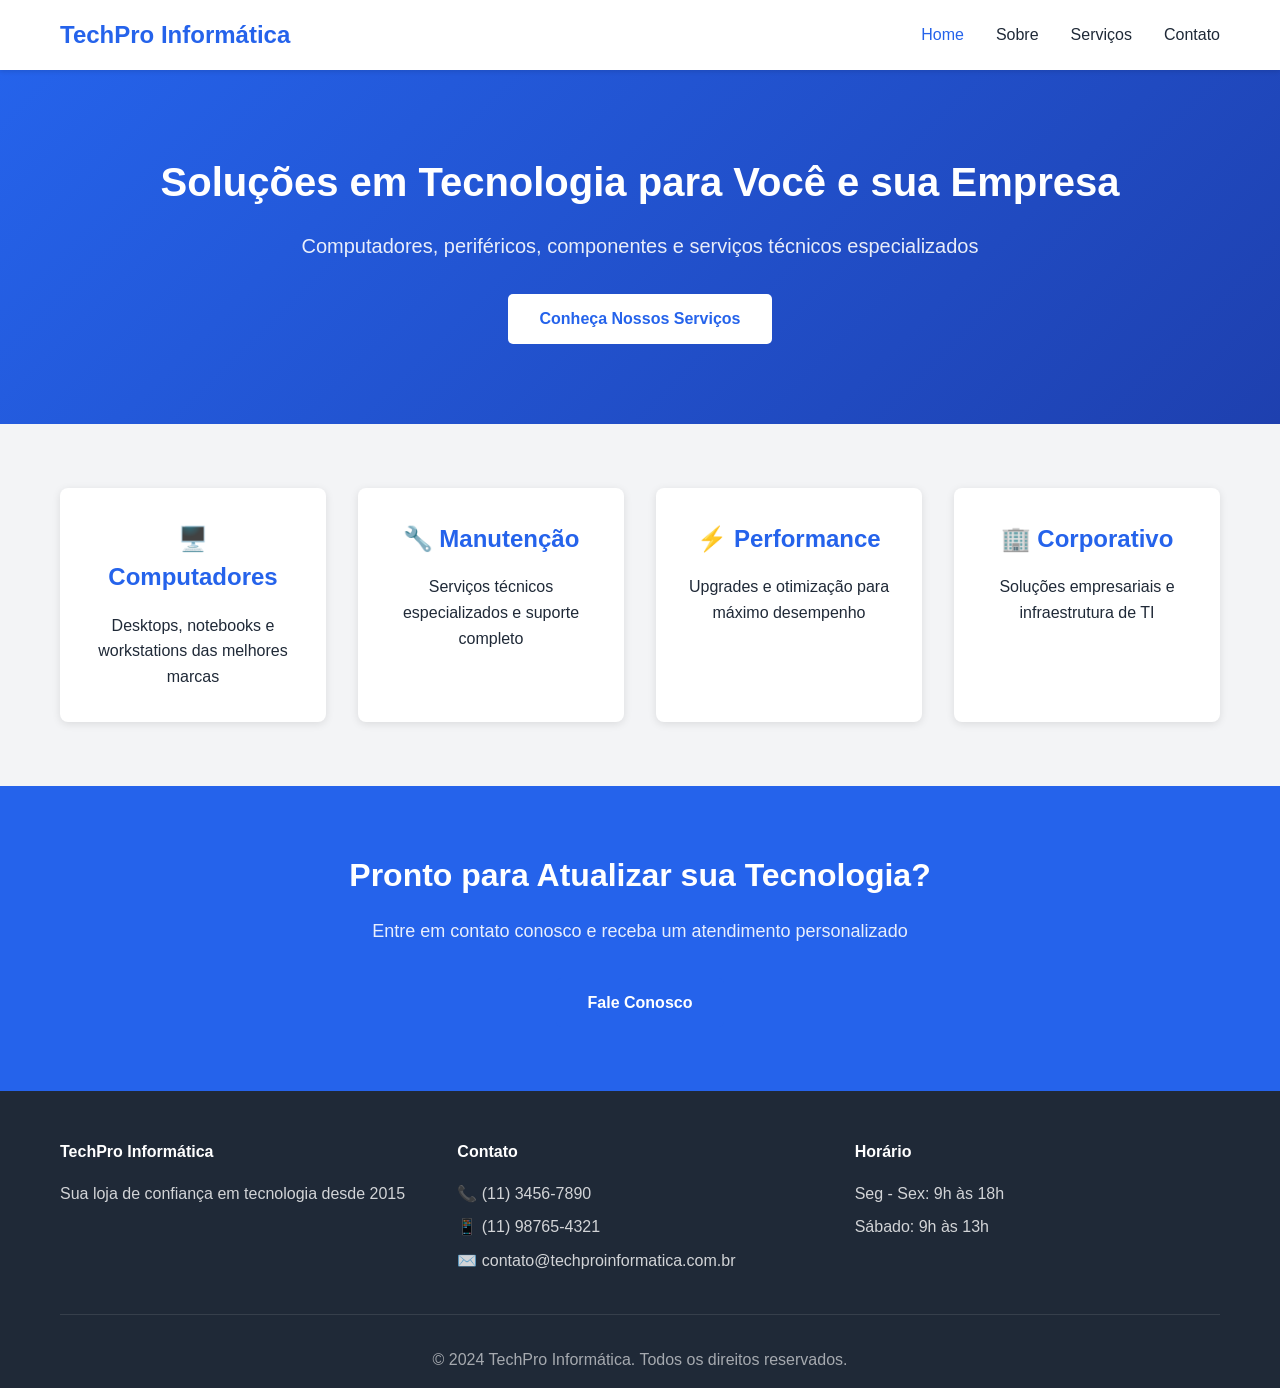
<file: TF01/website/index.html>
<!DOCTYPE html>
<html lang="pt-BR">
<head>
    <meta charset="UTF-8">
    <meta name="viewport" content="width=device-width, initial-scale=1.0">
    <meta name="description" content="TechPro Informática - Sua loja de confiança em tecnologia">
    <title>TechPro Informática - Home</title>
    <link rel="stylesheet" href="css/style.css">
</head>
<body>
    <header>
        <nav class="navbar">
            <div class="container">
                <div class="logo">
                    <h1>TechPro Informática</h1>
                </div>
                <ul class="nav-menu">
                    <li><a href="index.html" class="active">Home</a></li>
                    <li><a href="sobre.html">Sobre</a></li>
                    <li><a href="servicos.html">Serviços</a></li>
                    <li><a href="contato.html">Contato</a></li>
                </ul>
            </div>
        </nav>
    </header>

    <main>
        <section class="hero">
            <div class="container">
                <h2>Soluções em Tecnologia para Você e sua Empresa</h2>
                <p>Computadores, periféricos, componentes e serviços técnicos especializados</p>
                <a href="servicos.html" class="btn">Conheça Nossos Serviços</a>
            </div>
        </section>

        <section class="features">
            <div class="container">
                <div class="feature-grid">
                    <article class="feature-card">
                        <h3>🖥️ Computadores</h3>
                        <p>Desktops, notebooks e workstations das melhores marcas</p>
                    </article>
                    <article class="feature-card">
                        <h3>🔧 Manutenção</h3>
                        <p>Serviços técnicos especializados e suporte completo</p>
                    </article>
                    <article class="feature-card">
                        <h3>⚡ Performance</h3>
                        <p>Upgrades e otimização para máximo desempenho</p>
                    </article>
                    <article class="feature-card">
                        <h3>🏢 Corporativo</h3>
                        <p>Soluções empresariais e infraestrutura de TI</p>
                    </article>
                </div>
            </div>
        </section>

        <section class="cta">
            <div class="container">
                <h2>Pronto para Atualizar sua Tecnologia?</h2>
                <p>Entre em contato conosco e receba um atendimento personalizado</p>
                <a href="contato.html" class="btn btn-secondary">Fale Conosco</a>
            </div>
        </section>
    </main>

    <footer>
        <div class="container">
            <div class="footer-content">
                <div class="footer-section">
                    <h4>TechPro Informática</h4>
                    <p>Sua loja de confiança em tecnologia desde 2015</p>
                </div>
                <div class="footer-section">
                    <h4>Contato</h4>
                    <p>📞 (11) 3456-7890</p>
                    <p>📱 (11) 98765-4321</p>
                    <p>✉️ contato@techproinformatica.com.br</p>
                </div>
                <div class="footer-section">
                    <h4>Horário</h4>
                    <p>Seg - Sex: 9h às 18h</p>
                    <p>Sábado: 9h às 13h</p>
                </div>
            </div>
            <div class="footer-bottom">
                <p>&copy; 2024 TechPro Informática. Todos os direitos reservados.</p>
            </div>
        </div>
    </footer>
</body>
</html>
</file>
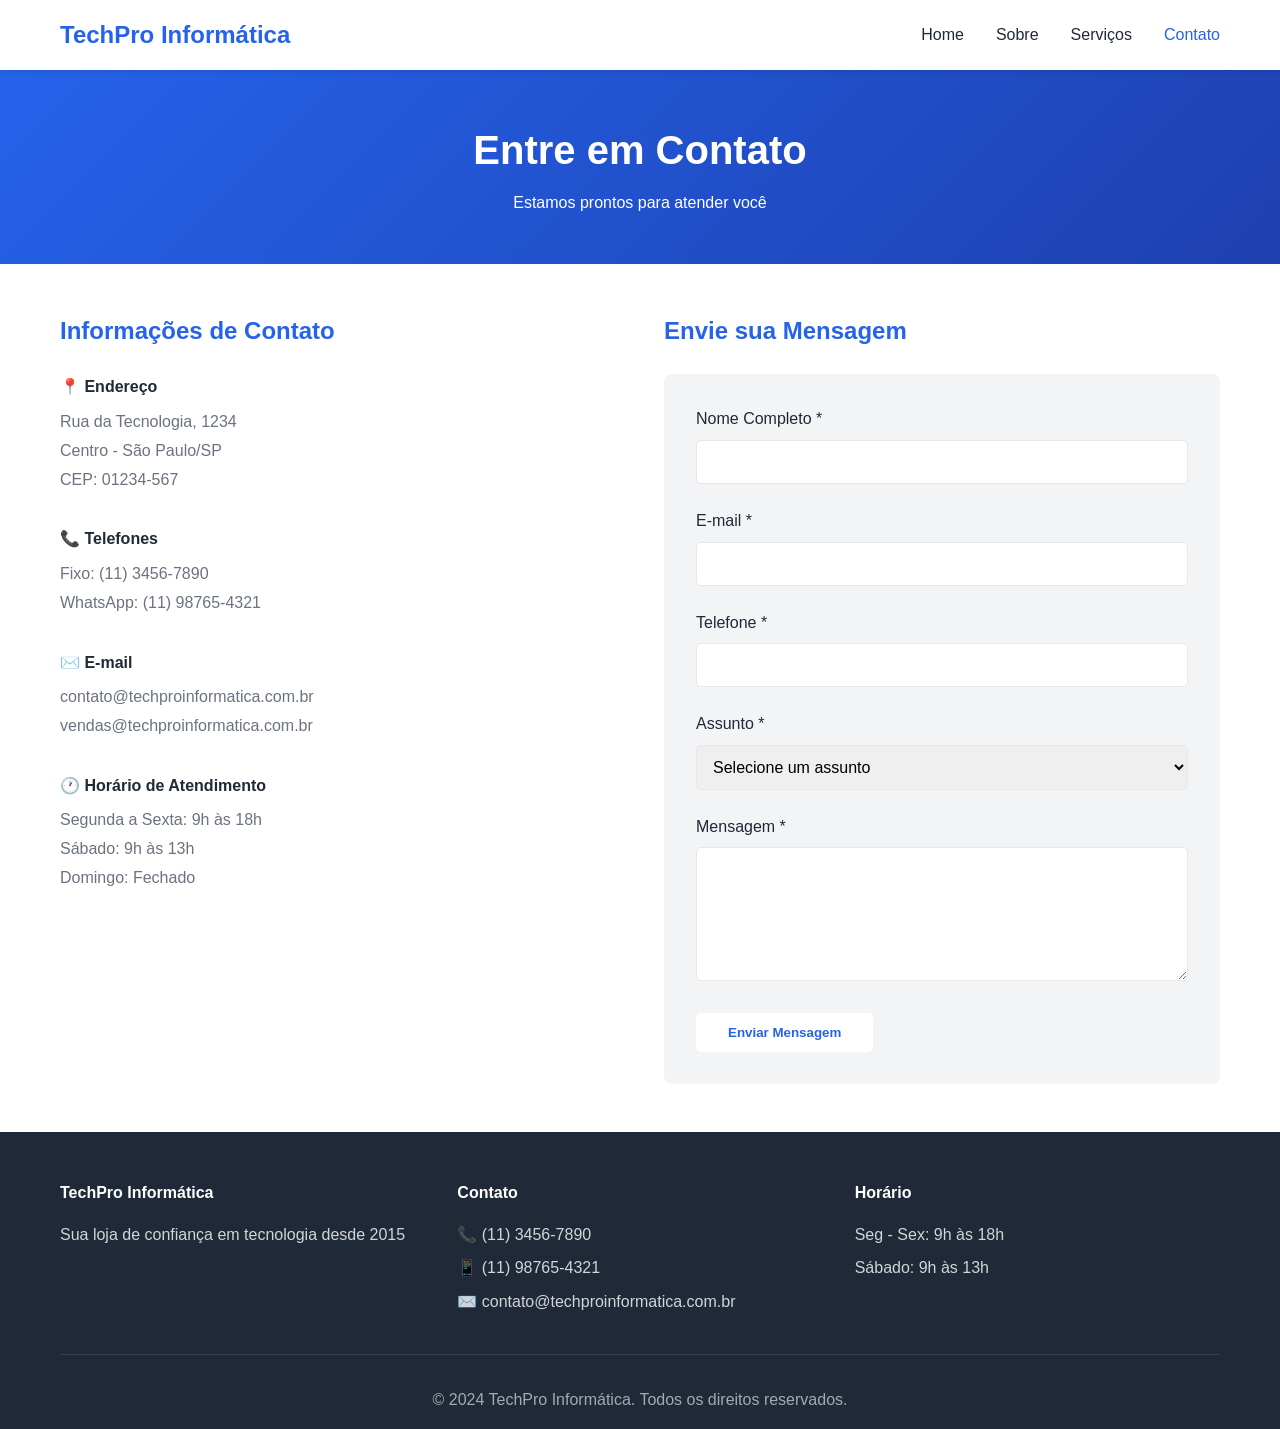
<file: TF01/website/contato.html>
<!DOCTYPE html>
<html lang="pt-BR">
<head>
    <meta charset="UTF-8">
    <meta name="viewport" content="width=device-width, initial-scale=1.0">
    <meta name="description" content="Entre em contato com a TechPro Informática">
    <title>Contato - TechPro Informática</title>
    <link rel="stylesheet" href="css/style.css">
</head>
<body>
    <header>
        <nav class="navbar">
            <div class="container">
                <div class="logo">
                    <h1>TechPro Informática</h1>
                </div>
                <ul class="nav-menu">
                    <li><a href="index.html">Home</a></li>
                    <li><a href="sobre.html">Sobre</a></li>
                    <li><a href="servicos.html">Serviços</a></li>
                    <li><a href="contato.html" class="active">Contato</a></li>
                </ul>
            </div>
        </nav>
    </header>

    <main>
        <section class="page-header">
            <div class="container">
                <h2>Entre em Contato</h2>
                <p>Estamos prontos para atender você</p>
            </div>
        </section>

        <section class="contact-section">
            <div class="container">
                <div class="contact-grid">
                    <div class="contact-info">
                        <h3>Informações de Contato</h3>
                        
                        <div class="info-item">
                            <h4>📍 Endereço</h4>
                            <p>Rua da Tecnologia, 1234<br>
                            Centro - São Paulo/SP<br>
                            CEP: 01234-567</p>
                        </div>

                        <div class="info-item">
                            <h4>📞 Telefones</h4>
                            <p>Fixo: (11) 3456-7890<br>
                            WhatsApp: (11) 98765-4321</p>
                        </div>

                        <div class="info-item">
                            <h4>✉️ E-mail</h4>
                            <p>contato@techproinformatica.com.br<br>
                            vendas@techproinformatica.com.br</p>
                        </div>

                        <div class="info-item">
                            <h4>🕐 Horário de Atendimento</h4>
                            <p>Segunda a Sexta: 9h às 18h<br>
                            Sábado: 9h às 13h<br>
                            Domingo: Fechado</p>
                        </div>
                    </div>

                    <div class="contact-form-wrapper">
                        <h3>Envie sua Mensagem</h3>
                        <form class="contact-form" action="#" method="post">
                            <div class="form-group">
                                <label for="nome">Nome Completo *</label>
                                <input type="text" id="nome" name="nome" required>
                            </div>

                            <div class="form-group">
                                <label for="email">E-mail *</label>
                                <input type="email" id="email" name="email" required>
                            </div>

                            <div class="form-group">
                                <label for="telefone">Telefone *</label>
                                <input type="tel" id="telefone" name="telefone" required>
                            </div>

                            <div class="form-group">
                                <label for="assunto">Assunto *</label>
                                <select id="assunto" name="assunto" required>
                                    <option value="">Selecione um assunto</option>
                                    <option value="orcamento">Solicitar Orçamento</option>
                                    <option value="suporte">Suporte Técnico</option>
                                    <option value="vendas">Informações de Produtos</option>
                                    <option value="corporativo">Soluções Corporativas</option>
                                    <option value="outros">Outros</option>
                                </select>
                            </div>

                            <div class="form-group">
                                <label for="mensagem">Mensagem *</label>
                                <textarea id="mensagem" name="mensagem" rows="6" required></textarea>
                            </div>

                            <button type="submit" class="btn">Enviar Mensagem</button>
                        </form>
                    </div>
                </div>
            </div>
        </section>
    </main>

    <footer>
        <div class="container">
            <div class="footer-content">
                <div class="footer-section">
                    <h4>TechPro Informática</h4>
                    <p>Sua loja de confiança em tecnologia desde 2015</p>
                </div>
                <div class="footer-section">
                    <h4>Contato</h4>
                    <p>📞 (11) 3456-7890</p>
                    <p>📱 (11) 98765-4321</p>
                    <p>✉️ contato@techproinformatica.com.br</p>
                </div>
                <div class="footer-section">
                    <h4>Horário</h4>
                    <p>Seg - Sex: 9h às 18h</p>
                    <p>Sábado: 9h às 13h</p>
                </div>
            </div>
            <div class="footer-bottom">
                <p>&copy; 2024 TechPro Informática. Todos os direitos reservados.</p>
            </div>
        </div>
    </footer>
</body>
</html>
</file>
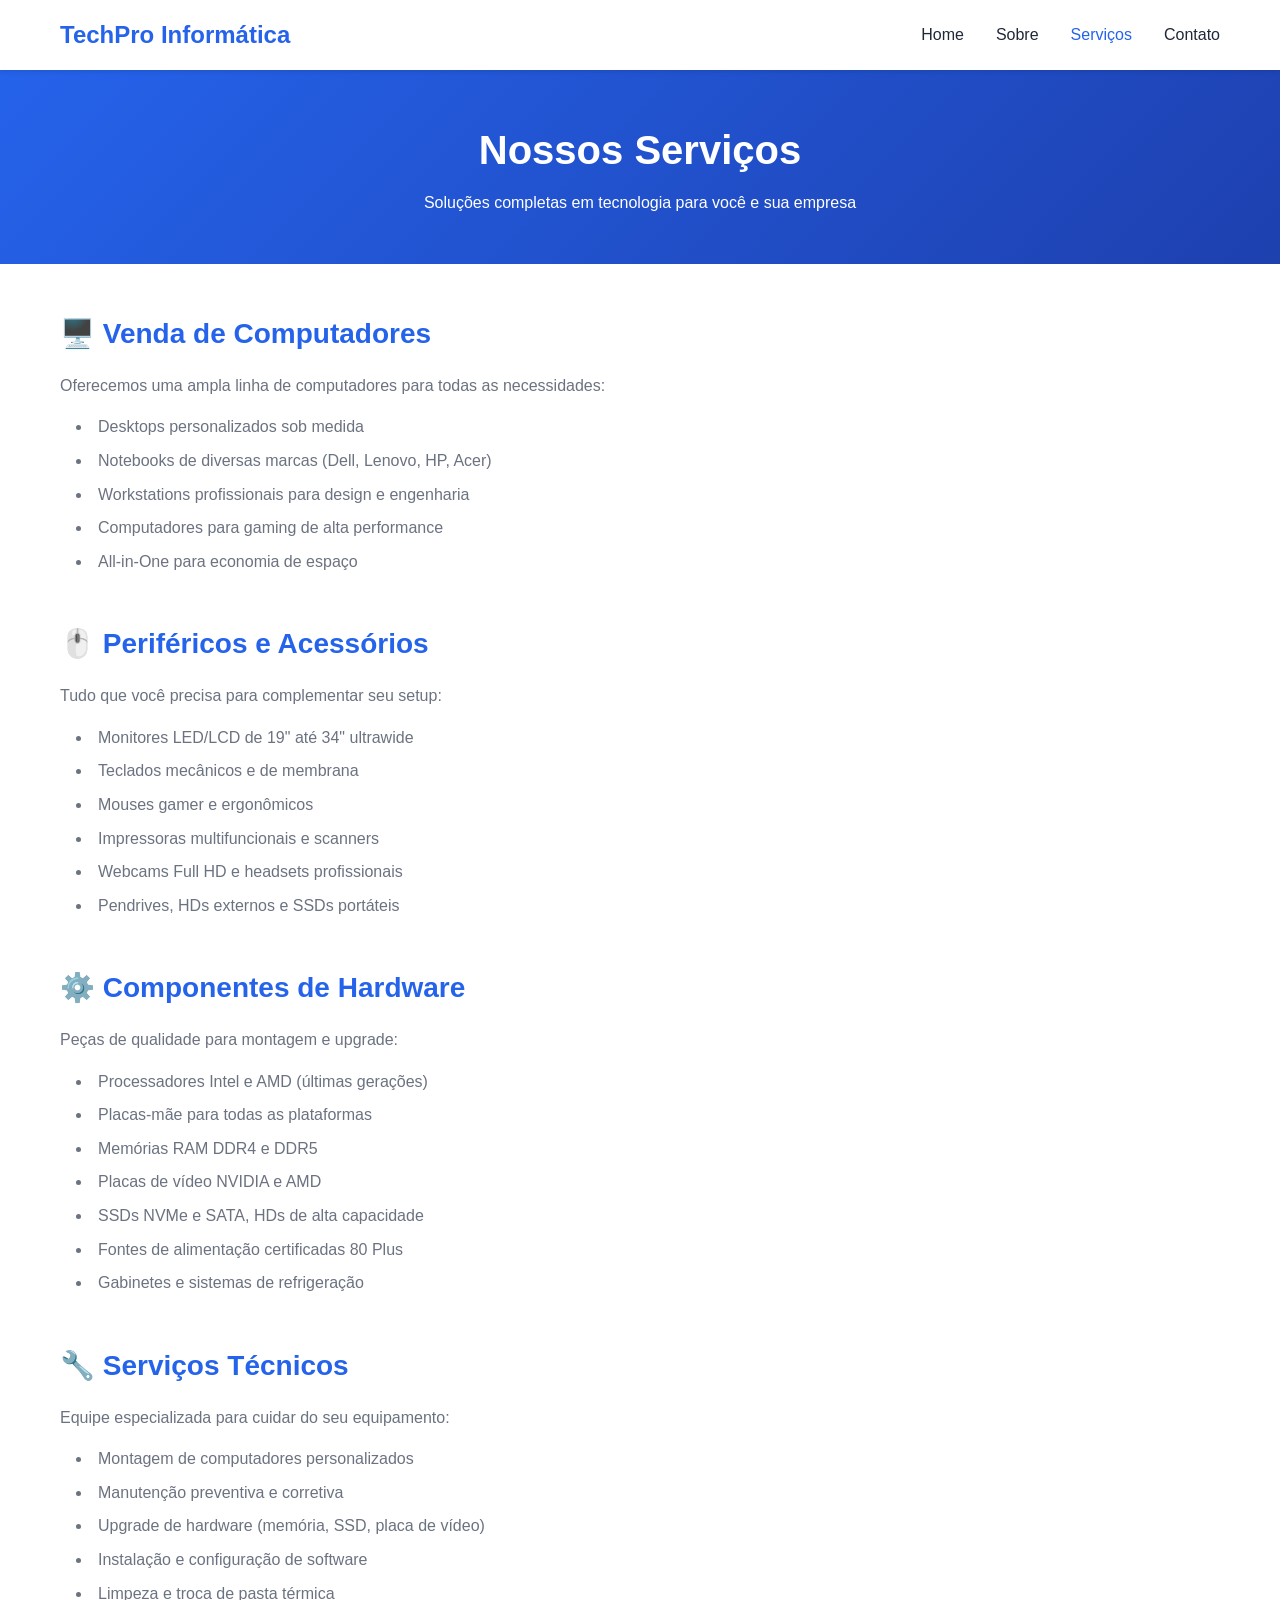
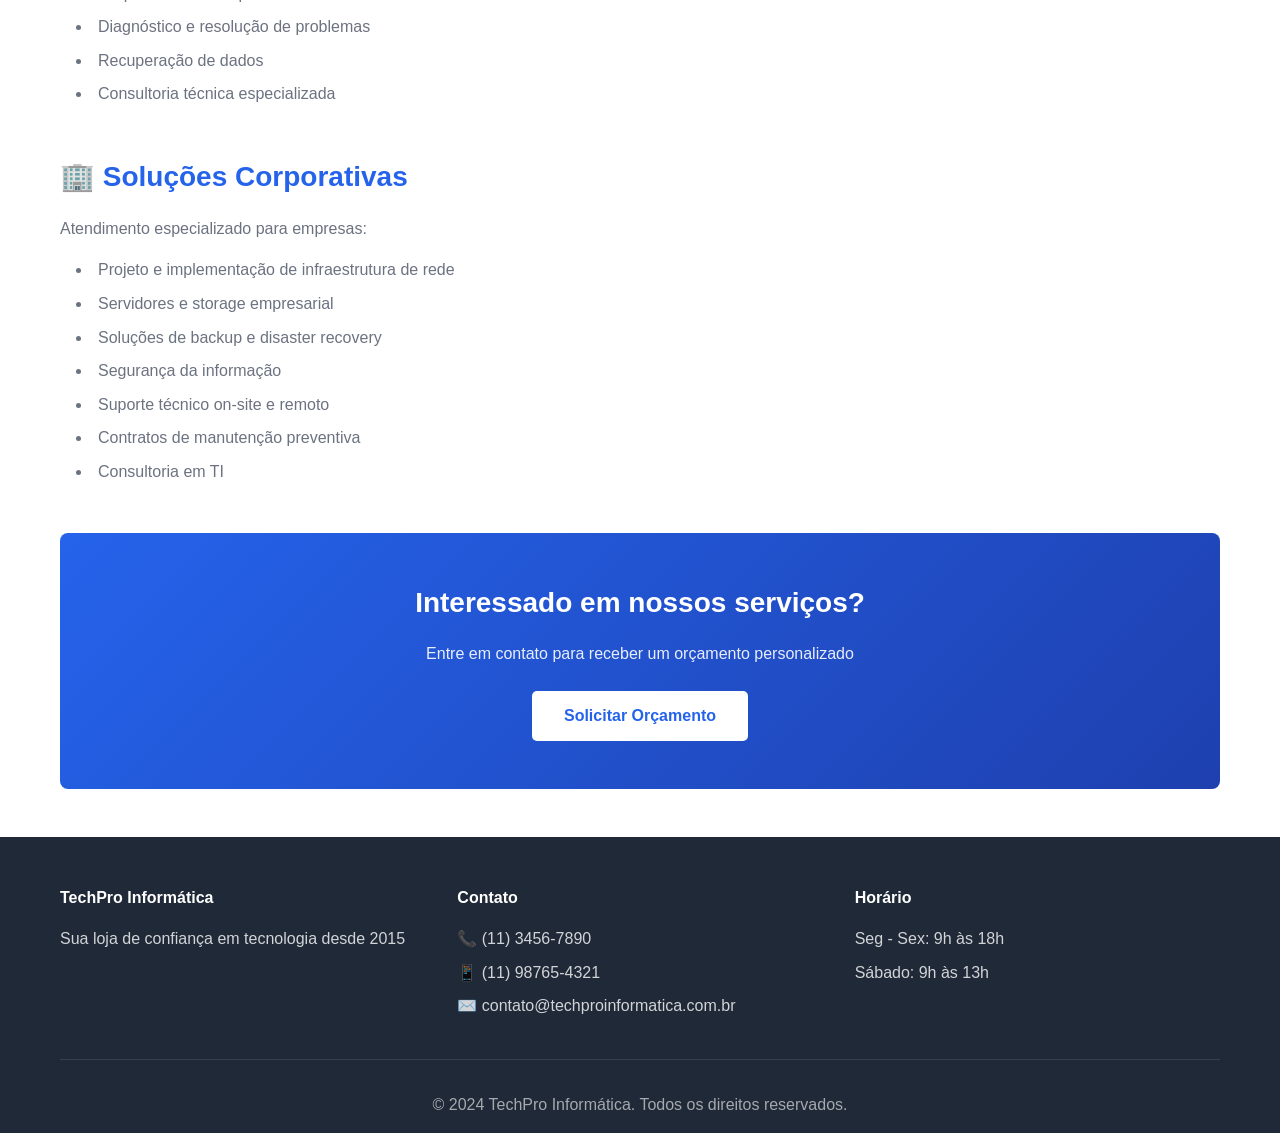
<file: TF01/website/servicos.html>
<!DOCTYPE html>
<html lang="pt-BR">
<head>
    <meta charset="UTF-8">
    <meta name="viewport" content="width=device-width, initial-scale=1.0">
    <meta name="description" content="Serviços e produtos oferecidos pela TechPro Informática">
    <title>Serviços - TechPro Informática</title>
    <link rel="stylesheet" href="css/style.css">
</head>
<body>
    <header>
        <nav class="navbar">
            <div class="container">
                <div class="logo">
                    <h1>TechPro Informática</h1>
                </div>
                <ul class="nav-menu">
                    <li><a href="index.html">Home</a></li>
                    <li><a href="sobre.html">Sobre</a></li>
                    <li><a href="servicos.html" class="active">Serviços</a></li>
                    <li><a href="contato.html">Contato</a></li>
                </ul>
            </div>
        </nav>
    </header>

    <main>
        <section class="page-header">
            <div class="container">
                <h2>Nossos Serviços</h2>
                <p>Soluções completas em tecnologia para você e sua empresa</p>
            </div>
        </section>

        <section class="services-section">
            <div class="container">
                <article class="service-item">
                    <h3>🖥️ Venda de Computadores</h3>
                    <p>Oferecemos uma ampla linha de computadores para todas as necessidades:</p>
                    <ul>
                        <li>Desktops personalizados sob medida</li>
                        <li>Notebooks de diversas marcas (Dell, Lenovo, HP, Acer)</li>
                        <li>Workstations profissionais para design e engenharia</li>
                        <li>Computadores para gaming de alta performance</li>
                        <li>All-in-One para economia de espaço</li>
                    </ul>
                </article>

                <article class="service-item">
                    <h3>🖱️ Periféricos e Acessórios</h3>
                    <p>Tudo que você precisa para complementar seu setup:</p>
                    <ul>
                        <li>Monitores LED/LCD de 19" até 34" ultrawide</li>
                        <li>Teclados mecânicos e de membrana</li>
                        <li>Mouses gamer e ergonômicos</li>
                        <li>Impressoras multifuncionais e scanners</li>
                        <li>Webcams Full HD e headsets profissionais</li>
                        <li>Pendrives, HDs externos e SSDs portáteis</li>
                    </ul>
                </article>

                <article class="service-item">
                    <h3>⚙️ Componentes de Hardware</h3>
                    <p>Peças de qualidade para montagem e upgrade:</p>
                    <ul>
                        <li>Processadores Intel e AMD (últimas gerações)</li>
                        <li>Placas-mãe para todas as plataformas</li>
                        <li>Memórias RAM DDR4 e DDR5</li>
                        <li>Placas de vídeo NVIDIA e AMD</li>
                        <li>SSDs NVMe e SATA, HDs de alta capacidade</li>
                        <li>Fontes de alimentação certificadas 80 Plus</li>
                        <li>Gabinetes e sistemas de refrigeração</li>
                    </ul>
                </article>

                <article class="service-item">
                    <h3>🔧 Serviços Técnicos</h3>
                    <p>Equipe especializada para cuidar do seu equipamento:</p>
                    <ul>
                        <li>Montagem de computadores personalizados</li>
                        <li>Manutenção preventiva e corretiva</li>
                        <li>Upgrade de hardware (memória, SSD, placa de vídeo)</li>
                        <li>Instalação e configuração de software</li>
                        <li>Limpeza e troca de pasta térmica</li>
                        <li>Diagnóstico e resolução de problemas</li>
                        <li>Recuperação de dados</li>
                        <li>Consultoria técnica especializada</li>
                    </ul>
                </article>

                <article class="service-item">
                    <h3>🏢 Soluções Corporativas</h3>
                    <p>Atendimento especializado para empresas:</p>
                    <ul>
                        <li>Projeto e implementação de infraestrutura de rede</li>
                        <li>Servidores e storage empresarial</li>
                        <li>Soluções de backup e disaster recovery</li>
                        <li>Segurança da informação</li>
                        <li>Suporte técnico on-site e remoto</li>
                        <li>Contratos de manutenção preventiva</li>
                        <li>Consultoria em TI</li>
                    </ul>
                </article>

                <div class="cta-box">
                    <h3>Interessado em nossos serviços?</h3>
                    <p>Entre em contato para receber um orçamento personalizado</p>
                    <a href="contato.html" class="btn">Solicitar Orçamento</a>
                </div>
            </div>
        </section>
    </main>

    <footer>
        <div class="container">
            <div class="footer-content">
                <div class="footer-section">
                    <h4>TechPro Informática</h4>
                    <p>Sua loja de confiança em tecnologia desde 2015</p>
                </div>
                <div class="footer-section">
                    <h4>Contato</h4>
                    <p>📞 (11) 3456-7890</p>
                    <p>📱 (11) 98765-4321</p>
                    <p>✉️ contato@techproinformatica.com.br</p>
                </div>
                <div class="footer-section">
                    <h4>Horário</h4>
                    <p>Seg - Sex: 9h às 18h</p>
                    <p>Sábado: 9h às 13h</p>
                </div>
            </div>
            <div class="footer-bottom">
                <p>&copy; 2024 TechPro Informática. Todos os direitos reservados.</p>
            </div>
        </div>
    </footer>
</body>
</html>
</file>
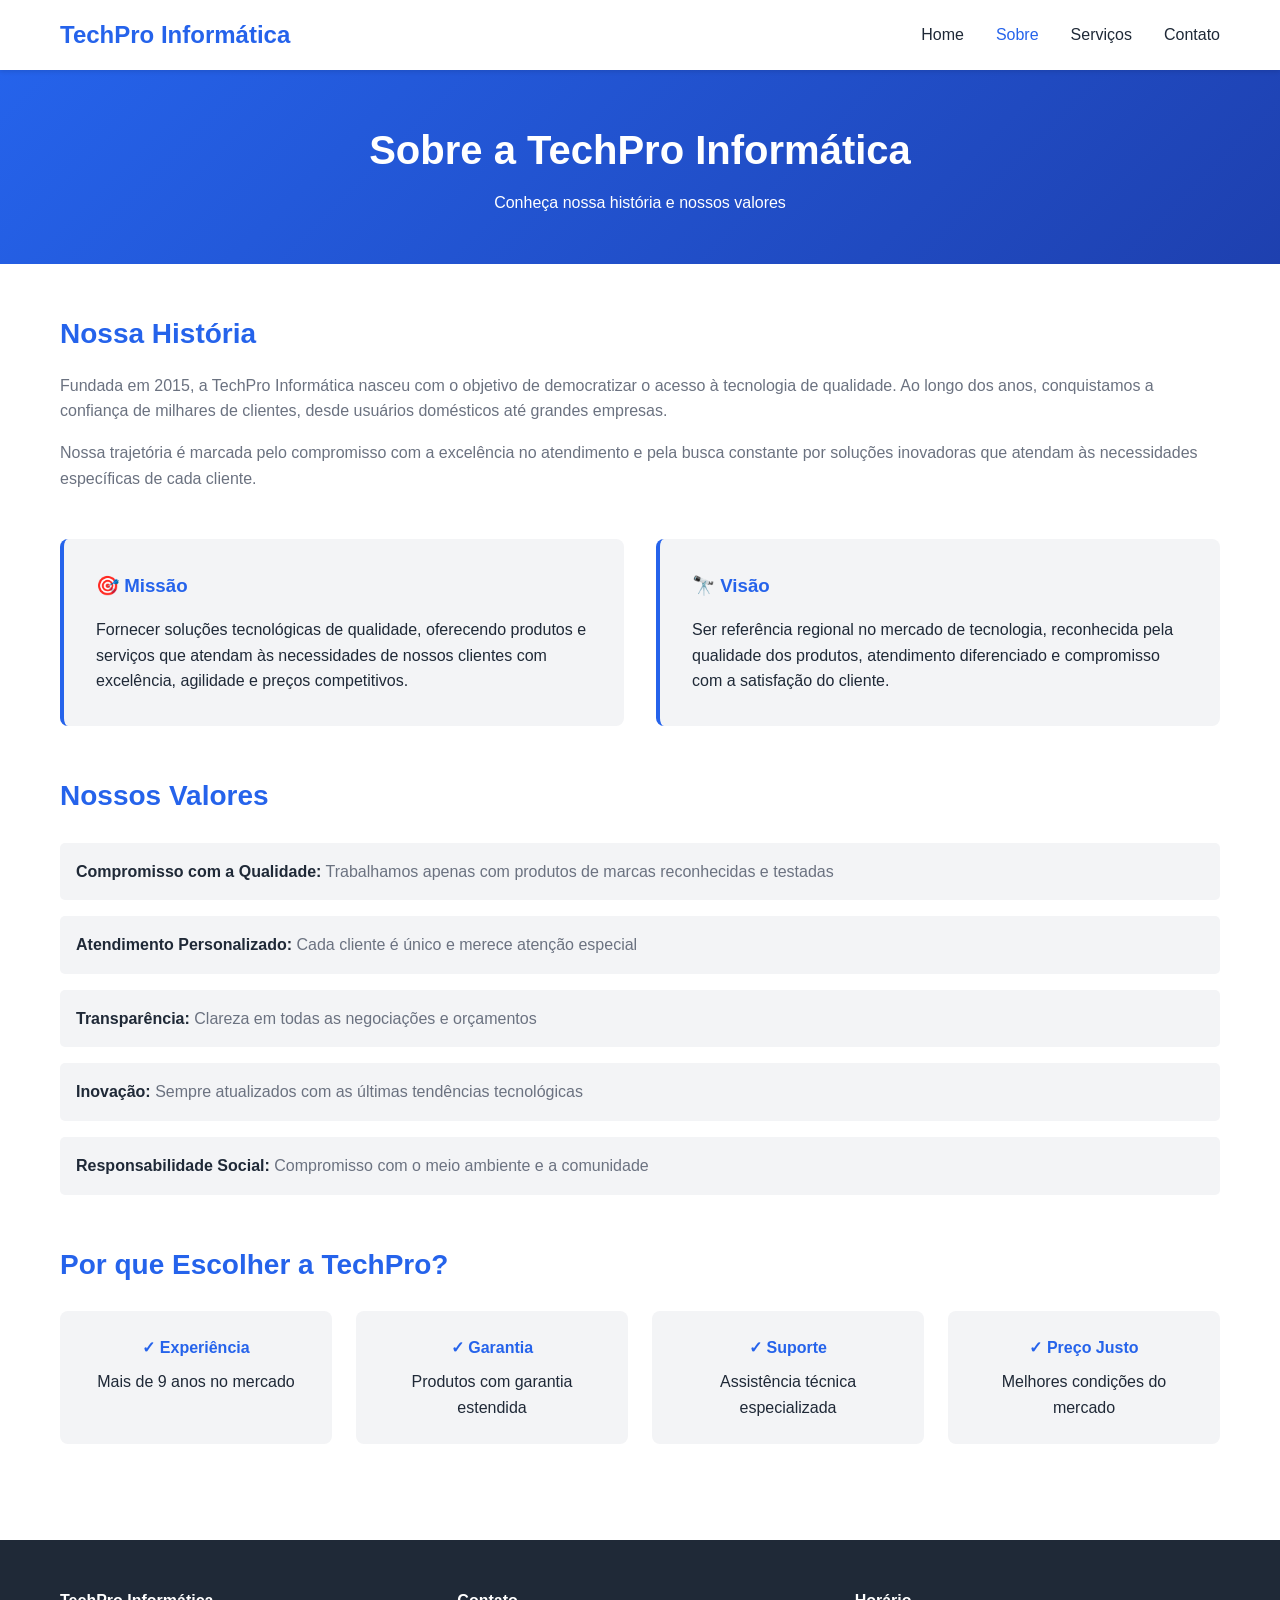
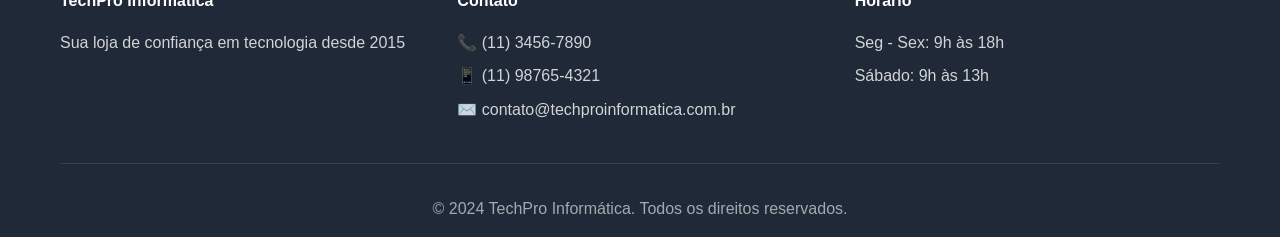
<file: TF01/website/sobre.html>
<!DOCTYPE html>
<html lang="pt-BR">
<head>
    <meta charset="UTF-8">
    <meta name="viewport" content="width=device-width, initial-scale=1.0">
    <meta name="description" content="Conheça a TechPro Informática - Nossa história, missão e valores">
    <title>Sobre - TechPro Informática</title>
    <link rel="stylesheet" href="css/style.css">
</head>
<body>
    <header>
        <nav class="navbar">
            <div class="container">
                <div class="logo">
                    <h1>TechPro Informática</h1>
                </div>
                <ul class="nav-menu">
                    <li><a href="index.html">Home</a></li>
                    <li><a href="sobre.html" class="active">Sobre</a></li>
                    <li><a href="servicos.html">Serviços</a></li>
                    <li><a href="contato.html">Contato</a></li>
                </ul>
            </div>
        </nav>
    </header>

    <main>
        <section class="page-header">
            <div class="container">
                <h2>Sobre a TechPro Informática</h2>
                <p>Conheça nossa história e nossos valores</p>
            </div>
        </section>

        <section class="content-section">
            <div class="container">
                <article class="about-content">
                    <h3>Nossa História</h3>
                    <p>Fundada em 2015, a TechPro Informática nasceu com o objetivo de democratizar o acesso à tecnologia de qualidade. Ao longo dos anos, conquistamos a confiança de milhares de clientes, desde usuários domésticos até grandes empresas.</p>
                    <p>Nossa trajetória é marcada pelo compromisso com a excelência no atendimento e pela busca constante por soluções inovadoras que atendam às necessidades específicas de cada cliente.</p>
                </article>

                <article class="mission-vision">
                    <div class="mv-card">
                        <h3>🎯 Missão</h3>
                        <p>Fornecer soluções tecnológicas de qualidade, oferecendo produtos e serviços que atendam às necessidades de nossos clientes com excelência, agilidade e preços competitivos.</p>
                    </div>
                    <div class="mv-card">
                        <h3>🔭 Visão</h3>
                        <p>Ser referência regional no mercado de tecnologia, reconhecida pela qualidade dos produtos, atendimento diferenciado e compromisso com a satisfação do cliente.</p>
                    </div>
                </article>

                <article class="values">
                    <h3>Nossos Valores</h3>
                    <ul class="values-list">
                        <li><strong>Compromisso com a Qualidade:</strong> Trabalhamos apenas com produtos de marcas reconhecidas e testadas</li>
                        <li><strong>Atendimento Personalizado:</strong> Cada cliente é único e merece atenção especial</li>
                        <li><strong>Transparência:</strong> Clareza em todas as negociações e orçamentos</li>
                        <li><strong>Inovação:</strong> Sempre atualizados com as últimas tendências tecnológicas</li>
                        <li><strong>Responsabilidade Social:</strong> Compromisso com o meio ambiente e a comunidade</li>
                    </ul>
                </article>

                <article class="differentials">
                    <h3>Por que Escolher a TechPro?</h3>
                    <div class="diff-grid">
                        <div class="diff-item">
                            <h4>✓ Experiência</h4>
                            <p>Mais de 9 anos no mercado</p>
                        </div>
                        <div class="diff-item">
                            <h4>✓ Garantia</h4>
                            <p>Produtos com garantia estendida</p>
                        </div>
                        <div class="diff-item">
                            <h4>✓ Suporte</h4>
                            <p>Assistência técnica especializada</p>
                        </div>
                        <div class="diff-item">
                            <h4>✓ Preço Justo</h4>
                            <p>Melhores condições do mercado</p>
                        </div>
                    </div>
                </article>
            </div>
        </section>
    </main>

    <footer>
        <div class="container">
            <div class="footer-content">
                <div class="footer-section">
                    <h4>TechPro Informática</h4>
                    <p>Sua loja de confiança em tecnologia desde 2015</p>
                </div>
                <div class="footer-section">
                    <h4>Contato</h4>
                    <p>📞 (11) 3456-7890</p>
                    <p>📱 (11) 98765-4321</p>
                    <p>✉️ contato@techproinformatica.com.br</p>
                </div>
                <div class="footer-section">
                    <h4>Horário</h4>
                    <p>Seg - Sex: 9h às 18h</p>
                    <p>Sábado: 9h às 13h</p>
                </div>
            </div>
            <div class="footer-bottom">
                <p>&copy; 2024 TechPro Informática. Todos os direitos reservados.</p>
            </div>
        </div>
    </footer>
</body>
</html>
</file>
<file: TF01/website/css/style.css>
* {
    margin: 0;
    padding: 0;
    box-sizing: border-box;
}

:root {
    --primary-color: #2563eb;
    --secondary-color: #1e40af;
    --accent-color: #3b82f6;
    --text-color: #1f2937;
    --text-light: #6b7280;
    --bg-light: #f3f4f6;
    --white: #ffffff;
    --border-color: #e5e7eb;
    --success-color: #10b981;
    --error-color: #ef4444;
}

body {
    font-family: -apple-system, BlinkMacSystemFont, 'Segoe UI', Roboto, 'Helvetica Neue', Arial, sans-serif;
    line-height: 1.6;
    color: var(--text-color);
    background-color: var(--white);
}

.container {
    max-width: 1200px;
    margin: 0 auto;
    padding: 0 20px;
}

/* Header e Navegação */
header {
    background-color: var(--white);
    box-shadow: 0 2px 4px rgba(0,0,0,0.1);
    position: sticky;
    top: 0;
    z-index: 1000;
}

.navbar {
    padding: 1rem 0;
}

.navbar .container {
    display: flex;
    justify-content: space-between;
    align-items: center;
}

.logo h1 {
    color: var(--primary-color);
    font-size: 1.5rem;
}

.nav-menu {
    display: flex;
    list-style: none;
    gap: 2rem;
}

.nav-menu a {
    color: var(--text-color);
    text-decoration: none;
    font-weight: 500;
    transition: color 0.3s;
}

.nav-menu a:hover,
.nav-menu a.active {
    color: var(--primary-color);
}

/* Hero Section */
.hero {
    background: linear-gradient(135deg, var(--primary-color) 0%, var(--secondary-color) 100%);
    color: var(--white);
    padding: 5rem 0;
    text-align: center;
}

.hero h2 {
    font-size: 2.5rem;
    margin-bottom: 1rem;
}

.hero p {
    font-size: 1.25rem;
    margin-bottom: 2rem;
    opacity: 0.9;
}

/* Botões */
.btn {
    display: inline-block;
    padding: 0.75rem 2rem;
    background-color: var(--white);
    color: var(--primary-color);
    text-decoration: none;
    border-radius: 5px;
    font-weight: 600;
    transition: transform 0.3s, box-shadow 0.3s;
    border: none;
    cursor: pointer;
}

.btn:hover {
    transform: translateY(-2px);
    box-shadow: 0 4px 12px rgba(0,0,0,0.15);
}

.btn-secondary {
    background-color: var(--primary-color);
    color: var(--white);
}

/* Features */
.features {
    padding: 4rem 0;
    background-color: var(--bg-light);
}

.feature-grid {
    display: grid;
    grid-template-columns: repeat(auto-fit, minmax(250px, 1fr));
    gap: 2rem;
}

.feature-card {
    background-color: var(--white);
    padding: 2rem;
    border-radius: 8px;
    text-align: center;
    box-shadow: 0 2px 8px rgba(0,0,0,0.1);
    transition: transform 0.3s;
}

.feature-card:hover {
    transform: translateY(-5px);
}

.feature-card h3 {
    color: var(--primary-color);
    margin-bottom: 1rem;
    font-size: 1.5rem;
}

/* CTA Section */
.cta {
    background-color: var(--primary-color);
    color: var(--white);
    padding: 4rem 0;
    text-align: center;
}

.cta h2 {
    font-size: 2rem;
    margin-bottom: 1rem;
}

.cta p {
    font-size: 1.125rem;
    margin-bottom: 2rem;
    opacity: 0.9;
}

/* Page Header */
.page-header {
    background: linear-gradient(135deg, var(--primary-color) 0%, var(--secondary-color) 100%);
    color: var(--white);
    padding: 3rem 0;
    text-align: center;
}

.page-header h2 {
    font-size: 2.5rem;
    margin-bottom: 0.5rem;
}

/* Content Section */
.content-section {
    padding: 3rem 0;
}

.about-content,
.service-item {
    margin-bottom: 3rem;
}

.about-content h3,
.service-item h3 {
    color: var(--primary-color);
    font-size: 1.75rem;
    margin-bottom: 1rem;
}

.about-content p,
.service-item p {
    color: var(--text-light);
    margin-bottom: 1rem;
}

.service-item ul {
    list-style-position: inside;
    color: var(--text-light);
    margin-left: 1rem;
}

.service-item li {
    margin-bottom: 0.5rem;
}

/* Mission Vision */
.mission-vision {
    display: grid;
    grid-template-columns: repeat(auto-fit, minmax(300px, 1fr));
    gap: 2rem;
    margin: 3rem 0;
}

.mv-card {
    background-color: var(--bg-light);
    padding: 2rem;
    border-radius: 8px;
    border-left: 4px solid var(--primary-color);
}

.mv-card h3 {
    color: var(--primary-color);
    margin-bottom: 1rem;
}

/* Values */
.values {
    margin: 3rem 0;
}

.values h3 {
    color: var(--primary-color);
    font-size: 1.75rem;
    margin-bottom: 1.5rem;
}

.values-list {
    list-style: none;
}

.values-list li {
    padding: 1rem;
    margin-bottom: 1rem;
    background-color: var(--bg-light);
    border-radius: 5px;
    color: var(--text-light);
}

.values-list strong {
    color: var(--text-color);
}

/* Differentials */
.differentials {
    margin: 3rem 0;
}

.differentials h3 {
    color: var(--primary-color);
    font-size: 1.75rem;
    margin-bottom: 1.5rem;
}

.diff-grid {
    display: grid;
    grid-template-columns: repeat(auto-fit, minmax(200px, 1fr));
    gap: 1.5rem;
}

.diff-item {
    background-color: var(--bg-light);
    padding: 1.5rem;
    border-radius: 8px;
    text-align: center;
}

.diff-item h4 {
    color: var(--primary-color);
    margin-bottom: 0.5rem;
}

/* Services Section */
.services-section {
    padding: 3rem 0;
}

.cta-box {
    background: linear-gradient(135deg, var(--primary-color) 0%, var(--secondary-color) 100%);
    color: var(--white);
    padding: 3rem;
    border-radius: 8px;
    text-align: center;
    margin-top: 3rem;
}

.cta-box h3 {
    font-size: 1.75rem;
    margin-bottom: 1rem;
}

.cta-box p {
    margin-bottom: 1.5rem;
    opacity: 0.9;
}

/* Contact Section */
.contact-section {
    padding: 3rem 0;
}

.contact-grid {
    display: grid;
    grid-template-columns: repeat(auto-fit, minmax(300px, 1fr));
    gap: 3rem;
}

.contact-info h3,
.contact-form-wrapper h3 {
    color: var(--primary-color);
    font-size: 1.5rem;
    margin-bottom: 1.5rem;
}

.info-item {
    margin-bottom: 2rem;
}

.info-item h4 {
    color: var(--text-color);
    margin-bottom: 0.5rem;
}

.info-item p {
    color: var(--text-light);
    line-height: 1.8;
}

/* Form */
.contact-form {
    background-color: var(--bg-light);
    padding: 2rem;
    border-radius: 8px;
}

.form-group {
    margin-bottom: 1.5rem;
}

.form-group label {
    display: block;
    margin-bottom: 0.5rem;
    color: var(--text-color);
    font-weight: 500;
}

.form-group input,
.form-group select,
.form-group textarea {
    width: 100%;
    padding: 0.75rem;
    border: 1px solid var(--border-color);
    border-radius: 5px;
    font-family: inherit;
    font-size: 1rem;
    transition: border-color 0.3s;
}

.form-group input:focus,
.form-group select:focus,
.form-group textarea:focus {
    outline: none;
    border-color: var(--primary-color);
}

.form-group textarea {
    resize: vertical;
}

/* Error Page */
.error-page {
    padding: 5rem 0;
    text-align: center;
}

.error-content {
    max-width: 600px;
    margin: 0 auto;
}

.error-code {
    font-size: 8rem;
    color: var(--primary-color);
    font-weight: bold;
    line-height: 1;
}

.error-content h2 {
    font-size: 2rem;
    margin-bottom: 1rem;
    color: var(--text-color);
}

.error-content p {
    color: var(--text-light);
    margin-bottom: 1rem;
}

.error-actions {
    margin-top: 2rem;
    display: flex;
    gap: 1rem;
    justify-content: center;
    flex-wrap: wrap;
}

/* Footer */
footer {
    background-color: var(--text-color);
    color: var(--white);
    padding: 3rem 0 1rem;
}

.footer-content {
    display: grid;
    grid-template-columns: repeat(auto-fit, minmax(250px, 1fr));
    gap: 2rem;
    margin-bottom: 2rem;
}

.footer-section h4 {
    margin-bottom: 1rem;
    color: var(--white);
}

.footer-section p {
    color: rgba(255,255,255,0.8);
    margin-bottom: 0.5rem;
}

.footer-bottom {
    text-align: center;
    padding-top: 2rem;
    border-top: 1px solid rgba(255,255,255,0.1);
    color: rgba(255,255,255,0.6);
}

/* Responsive */
@media (max-width: 768px) {
    .nav-menu {
        flex-direction: column;
        gap: 1rem;
    }
    
    .hero h2 {
        font-size: 2rem;
    }
    
    .hero p {
        font-size: 1rem;
    }
    
    .page-header h2 {
        font-size: 2rem;
    }
    
    .error-code {
        font-size: 5rem;
    }
    
    .error-actions {
        flex-direction: column;
    }
}

@media (max-width: 480px) {
    .container {
        padding: 0 15px;
    }
    
    .hero {
        padding: 3rem 0;
    }
    
    .hero h2 {
        font-size: 1.5rem;
    }
    
    .feature-grid {
        grid-template-columns: 1fr;
    }
}
</file>
